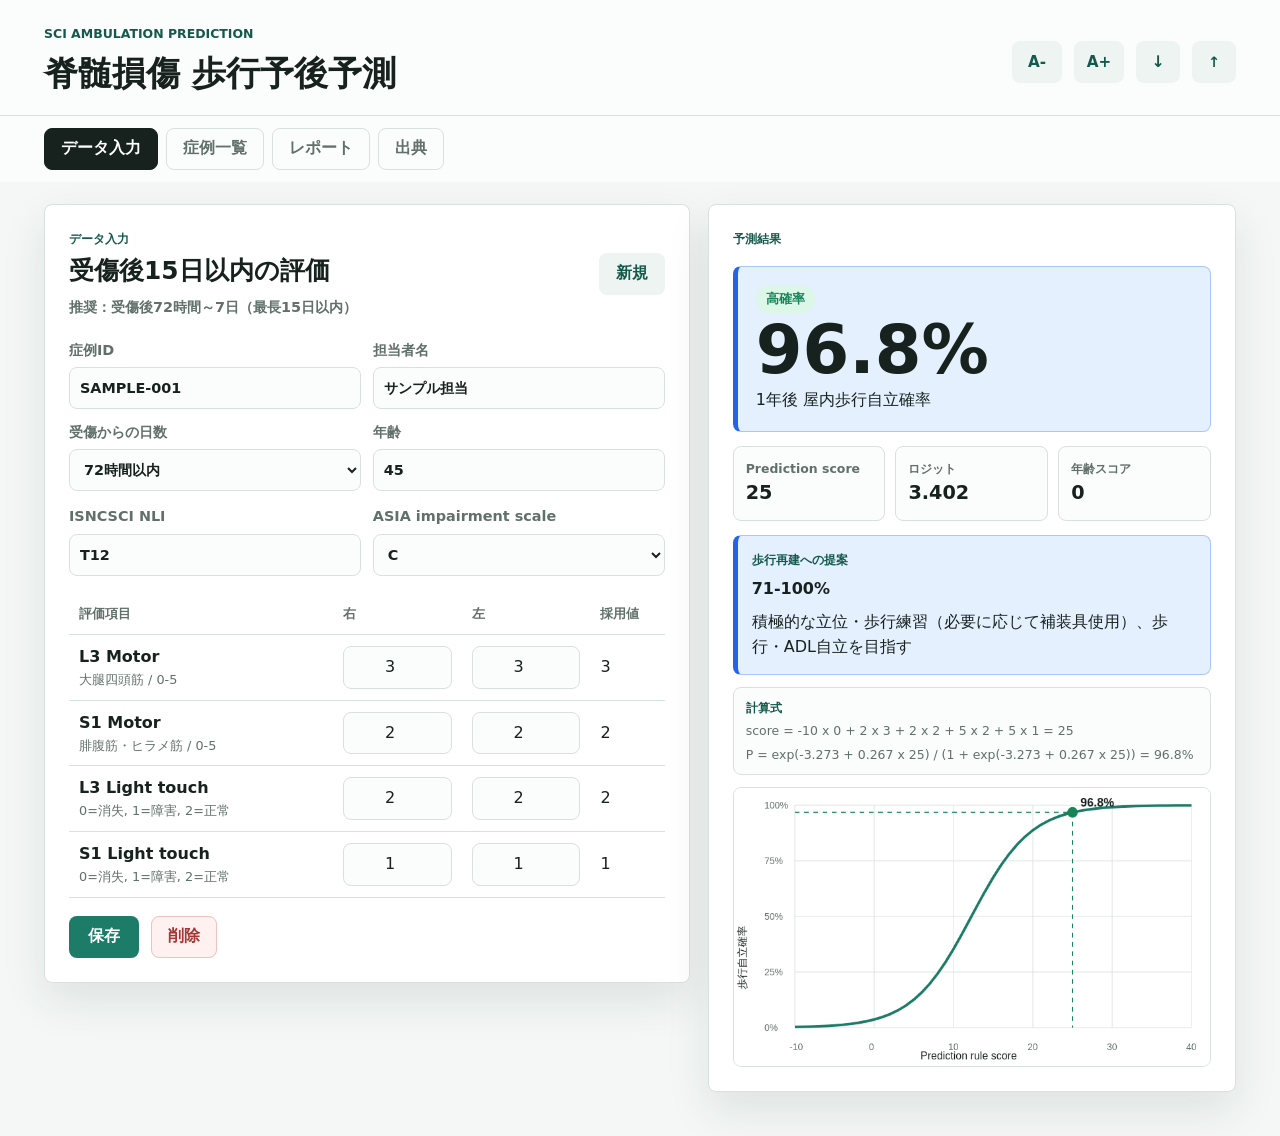
<file: index.html>
<!doctype html>
<html lang="ja">
  <head>
    <meta charset="utf-8" />
    <meta name="viewport" content="width=device-width, initial-scale=1" />
    <meta
      name="description"
      content="外傷性脊髄損傷後の1年後屋内歩行自立確率を推定する端末保存型アプリ"
    />
    <title>脊髄損傷 歩行予後予測</title>
    <style>
:root {
  color-scheme: light;
  --bg: #f4f7f5;
  --surface: #ffffff;
  --surface-soft: #eef4f2;
  --ink: #17221f;
  --muted: #61706b;
  --line: #d8e1de;
  --accent: #1c7c68;
  --accent-dark: #145a4c;
  --low: #c2413d;
  --mid: #b7791f;
  --high: #168457;
  --shadow: 0 18px 44px rgba(26, 53, 47, 0.1);
}

* {
  box-sizing: border-box;
}

body {
  margin: 0;
  background: var(--bg);
  color: var(--ink);
  font-size: var(--app-font-size, 16px);
  font-family:
    "Yu Gothic UI", "Hiragino Kaku Gothic ProN", Meiryo, system-ui, sans-serif;
  line-height: 1.55;
}

button,
input,
select {
  font: inherit;
}

.app-header {
  display: flex;
  align-items: center;
  justify-content: space-between;
  gap: 16px;
  padding: 24px clamp(16px, 4vw, 44px) 14px;
  background: #fbfdfc;
  border-bottom: 1px solid var(--line);
}

.eyebrow,
.section-label {
  margin: 0 0 4px;
  color: var(--accent-dark);
  font-size: 0.78rem;
  font-weight: 700;
  letter-spacing: 0;
  text-transform: uppercase;
}

h1,
h2,
h3 {
  margin: 0;
  letter-spacing: 0;
}

h1 {
  font-size: clamp(1.35rem, 3vw, 2.15rem);
}

h2 {
  font-size: clamp(1.12rem, 2vw, 1.55rem);
}

h3 {
  font-size: 1rem;
}

.header-actions,
.form-actions,
.panel-heading,
.report-controls {
  display: flex;
  align-items: center;
  justify-content: space-between;
  gap: 12px;
}

.icon-button,
.primary-button,
.secondary-button,
.danger-button,
.tab {
  min-height: 42px;
  border: 1px solid transparent;
  border-radius: 8px;
  cursor: pointer;
}

.icon-button {
  display: inline-grid;
  place-items: center;
  width: 44px;
  background: var(--surface-soft);
  color: var(--accent-dark);
  font-weight: 800;
}

.zoom-button {
  width: 50px;
  font-size: 0.95rem;
}

.file-action input {
  display: none;
}

.primary-button {
  padding: 0 18px;
  background: var(--accent);
  color: white;
  font-weight: 700;
}

.secondary-button {
  padding: 0 16px;
  background: var(--surface-soft);
  color: var(--accent-dark);
  font-weight: 700;
}

.danger-button {
  padding: 0 16px;
  background: #fff1f0;
  color: #a43633;
  border-color: #f1c2bd;
  font-weight: 700;
}

.tabs {
  display: flex;
  gap: 8px;
  padding: 12px clamp(16px, 4vw, 44px);
  overflow-x: auto;
  background: #fbfdfc;
}

.tab {
  flex: 0 0 auto;
  padding: 0 16px;
  background: transparent;
  color: var(--muted);
  border-color: var(--line);
  font-weight: 700;
}

.tab.active {
  background: var(--ink);
  border-color: var(--ink);
  color: white;
}

main {
  padding: 22px clamp(16px, 4vw, 44px) 44px;
}

.view {
  display: none;
}

.view.active {
  display: block;
}

.layout {
  display: grid;
  grid-template-columns: minmax(0, 1.1fr) minmax(320px, 0.9fr);
  gap: 18px;
  align-items: start;
}

.panel {
  min-width: 0;
  background: var(--surface);
  border: 1px solid var(--line);
  border-radius: 8px;
  box-shadow: var(--shadow);
  padding: clamp(16px, 2.4vw, 24px);
}

.field-grid {
  display: grid;
  grid-template-columns: repeat(2, minmax(0, 1fr));
  gap: 12px;
  margin-top: 20px;
}

label {
  display: grid;
  gap: 6px;
  color: var(--muted);
  font-size: 0.9rem;
  font-weight: 700;
}

input {
  width: 100%;
  min-height: 42px;
  border: 1px solid var(--line);
  border-radius: 8px;
  background: #fbfdfc;
  color: var(--ink);
  padding: 8px 10px;
}

select {
  width: 100%;
  min-height: 42px;
  border: 1px solid var(--line);
  border-radius: 8px;
  background: #fbfdfc;
  color: var(--ink);
  padding: 8px 10px;
}

input:focus,
select:focus {
  outline: 3px solid rgba(28, 124, 104, 0.18);
  border-color: var(--accent);
}

.helper-text {
  margin: 6px 0 0;
  color: var(--muted);
  font-size: 0.9rem;
  font-weight: 700;
}

.timing-field {
  display: grid;
  grid-template-columns: 1fr;
  gap: 8px;
}

.clinical-grid {
  display: grid;
  grid-template-columns: repeat(2, minmax(0, 1fr));
  gap: 12px;
  margin-top: 14px;
}

.is-hidden {
  display: none;
}

.score-table-wrap,
.table-scroll {
  width: 100%;
  overflow-x: auto;
}

.score-table,
.case-list,
#reportInputTable {
  width: 100%;
  border-collapse: collapse;
  margin-top: 18px;
}

.score-table {
  min-width: 590px;
}

.case-list {
  min-width: 1160px;
}

th,
td {
  border-bottom: 1px solid var(--line);
  padding: 10px;
  text-align: left;
  vertical-align: middle;
}

th {
  color: var(--muted);
  font-size: 0.82rem;
  white-space: nowrap;
}

.score-table td:first-child {
  min-width: 210px;
}

.score-table span {
  display: block;
  color: var(--muted);
  font-size: 0.8rem;
}

.score-table input {
  min-width: 68px;
  text-align: center;
}

.form-actions {
  justify-content: flex-start;
  margin-top: 18px;
}

.result-panel {
  position: sticky;
  top: 12px;
}

.probability-block {
  display: grid;
  gap: 4px;
  margin-top: 18px;
  padding: 18px;
  border-radius: 8px;
  background: var(--surface-soft);
  border: 1px solid transparent;
}

.probability-block strong,
.report-result strong {
  font-size: clamp(2.25rem, 7vw, 4.2rem);
  line-height: 1;
}

.badge {
  display: inline-flex;
  width: fit-content;
  align-items: center;
  min-height: 28px;
  padding: 3px 10px;
  border-radius: 999px;
  background: #e4ebe8;
  color: var(--muted);
  font-size: 0.82rem;
  font-weight: 800;
}

.badge.low {
  background: #fde7e5;
  color: var(--low);
}

.badge.mid {
  background: #fff2cf;
  color: var(--mid);
}

.badge.high {
  background: #dcf6e8;
  color: var(--high);
}

.metrics {
  display: grid;
  grid-template-columns: repeat(3, minmax(0, 1fr));
  gap: 10px;
  margin: 14px 0;
}

.metrics div,
.summary-strip div {
  padding: 12px;
  border-radius: 8px;
  background: #fbfdfc;
  border: 1px solid var(--line);
}

.proposal-card {
  display: grid;
  gap: 8px;
  margin-top: 14px;
  padding: 14px;
  border: 1px solid var(--line);
  border-left: 5px solid var(--accent);
  border-radius: 8px;
  background: #fbfdfc;
}

.band-red {
  background: #fde8e8;
  border-color: #f6b7b7;
  border-left-color: #c2413d;
}

.band-yellow {
  background: #fff4cf;
  border-color: #f4d88b;
  border-left-color: #b7791f;
}

.band-green {
  background: #e4f7e8;
  border-color: #a8dfb4;
  border-left-color: #168457;
}

.band-blue {
  background: #e5f0ff;
  border-color: #a9c9f5;
  border-left-color: #2563eb;
}

.probability-block.band-red,
.probability-block.band-yellow,
.probability-block.band-green,
.probability-block.band-blue,
.report-result.band-red,
.report-result.band-yellow,
.report-result.band-green,
.report-result.band-blue {
  border-left-width: 5px;
  border-left-style: solid;
}

.proposal-card h3,
.proposal-card p {
  margin: 0;
}

.proposal-card p:not(.section-label) {
  color: var(--ink);
}

.formula-note {
  display: grid;
  gap: 4px;
  margin-top: 12px;
  padding: 10px 12px;
  border: 1px solid var(--line);
  border-radius: 8px;
  background: #fbfdfc;
  color: var(--muted);
  font-size: 0.78rem;
}

.formula-note p {
  margin: 0;
  color: var(--accent-dark);
  font-weight: 800;
}

.formula-note span {
  overflow-wrap: anywhere;
}

dt,
dd {
  margin: 0;
}

dt {
  color: var(--muted);
  font-size: 0.78rem;
  font-weight: 700;
}

dd,
.summary-strip span {
  font-size: 1.2rem;
  font-weight: 800;
}

canvas {
  display: block;
  width: 100%;
  height: auto;
  margin-top: 12px;
  border: 1px solid var(--line);
  border-radius: 8px;
  background: white;
}

.summary-strip {
  display: grid;
  grid-template-columns: repeat(4, minmax(0, 1fr));
  gap: 10px;
  margin-top: 18px;
}

.summary-strip small {
  display: block;
  color: var(--muted);
  font-weight: 700;
}

.search {
  max-width: 260px;
}

.case-list button {
  min-height: 34px;
  padding: 0 10px;
}

.report-sheet {
  max-width: 980px;
  margin: 18px auto 0;
  padding: 32px;
  background: white;
  border: 1px solid var(--line);
  border-radius: 8px;
}

.report-sheet header,
.report-grid {
  display: grid;
  grid-template-columns: 1.3fr 0.7fr;
  gap: 20px;
  align-items: start;
}

.report-sheet header {
  border-bottom: 2px solid var(--ink);
  padding-bottom: 14px;
  margin-bottom: 18px;
}

.report-sheet header p {
  margin: 0 0 4px;
  color: var(--muted);
  font-weight: 700;
}

.report-result {
  display: grid;
  gap: 10px;
  padding: 18px;
  background: var(--surface-soft);
  border-radius: 8px;
}

.report-proposal {
  margin-top: 14px;
}

.report-note,
.about-panel p {
  color: var(--muted);
}

.formula-box {
  margin: 18px 0;
  padding: 16px;
  border: 1px solid var(--line);
  border-radius: 8px;
  background: #fbfdfc;
  font-weight: 700;
}

#toast {
  position: fixed;
  left: 50%;
  bottom: 22px;
  transform: translateX(-50%) translateY(80px);
  max-width: min(460px, calc(100vw - 32px));
  padding: 12px 16px;
  border-radius: 8px;
  background: var(--ink);
  color: white;
  opacity: 0;
  transition: 180ms ease;
  pointer-events: none;
}

#toast.show {
  opacity: 1;
  transform: translateX(-50%) translateY(0);
}

@media (max-width: 900px) {
  .layout,
  .report-sheet header,
  .report-grid {
    grid-template-columns: 1fr;
  }

  .result-panel {
    position: static;
  }

  .field-grid,
  .clinical-grid,
  .metrics,
  .summary-strip {
    grid-template-columns: repeat(2, minmax(0, 1fr));
  }
}

@media (max-width: 560px) {
  .app-header {
    align-items: flex-start;
  }

  .tabs {
    flex-wrap: wrap;
    overflow-x: visible;
  }

  .field-grid,
  .clinical-grid,
  .metrics,
  .summary-strip {
    grid-template-columns: 1fr;
  }

  .timing-field {
    grid-template-columns: 1fr;
  }

  .panel-heading,
  .report-controls {
    align-items: flex-start;
    flex-direction: column;
  }

  .search {
    max-width: none;
  }

  .score-table {
    min-width: 460px;
  }

  .score-table td:first-child {
    min-width: 150px;
  }

  .score-table th,
  .score-table td {
    padding: 8px;
  }

  .score-table input {
    min-width: 54px;
  }
}

@media print {
  body {
    background: white;
  }

  .app-header,
  .tabs,
  .report-controls,
  #toast {
    display: none !important;
  }

  main {
    padding: 0;
  }

  .view {
    display: none !important;
  }

  #reportView {
    display: block !important;
  }

  .report-sheet {
    max-width: none;
    margin: 0;
    border: none;
    box-shadow: none;
    border-radius: 0;
  }
}

    </style>
  </head>
  <body>
    <header class="app-header">
      <div>
        <p class="eyebrow">SCI Ambulation Prediction</p>
        <h1>脊髄損傷 歩行予後予測</h1>
      </div>
      <div class="header-actions">
        <button class="icon-button zoom-button" id="zoomOutBtn" type="button" title="表示を縮小">A-</button>
        <button class="icon-button zoom-button" id="zoomInBtn" type="button" title="表示を拡大">A+</button>
        <button class="icon-button" id="exportJsonBtn" type="button" title="データを書き出し">↓</button>
        <label class="icon-button file-action" title="データを読み込み">
          ↑
          <input id="importJsonInput" type="file" accept="application/json" />
        </label>
      </div>
    </header>

    <nav class="tabs" aria-label="画面切り替え">
      <button class="tab active" type="button" data-view="inputView">データ入力</button>
      <button class="tab" type="button" data-view="listView">症例一覧</button>
      <button class="tab" type="button" data-view="reportView">レポート</button>
      <button class="tab" type="button" data-view="aboutView">出典</button>
    </nav>

    <main>
      <section id="inputView" class="view active">
        <div class="layout">
          <form id="caseForm" class="panel form-panel">
            <div class="panel-heading">
              <div>
                <p class="section-label">データ入力</p>
                <h2>受傷後15日以内の評価</h2>
                <p class="helper-text">推奨：受傷後72時間～7日（最長15日以内）</p>
              </div>
              <button id="newCaseBtn" type="button" class="secondary-button">新規</button>
            </div>

            <div class="field-grid">
              <label>
                症例ID
                <input id="caseId" autocomplete="off" required />
              </label>
              <label>
                担当者名
                <input id="staffName" autocomplete="off" placeholder="例：山田" />
              </label>
              <div class="timing-field">
                <label>
                  受傷からの日数
                  <select id="timingPreset">
                    <option value="24h">24時間以内</option>
                    <option value="48h">48時間以内</option>
                    <option value="72h">72時間以内</option>
                    <option value="days">日を直接入力</option>
                  </select>
                </label>
                <label id="injuryDaysLabel">
                  日数
                  <input id="injuryDays" type="number" min="0" max="15" step="1" placeholder="例：5" />
                </label>
              </div>
              <label>
                年齢
                <input id="age" type="number" min="18" max="120" required />
              </label>
            </div>

            <div class="clinical-grid">
              <label>
                ISNCSCI NLI
                <input id="nli" autocomplete="off" placeholder="例：C5 / T12 / L1" />
              </label>
              <label>
                ASIA impairment scale
                <select id="ais">
                  <option value="">未選択</option>
                  <option value="A">A</option>
                  <option value="B">B</option>
                  <option value="C">C</option>
                  <option value="D">D</option>
                  <option value="E">E</option>
                </select>
              </label>
            </div>

            <div class="score-table-wrap">
              <table class="score-table">
                <thead>
                  <tr>
                    <th>評価項目</th>
                    <th>右</th>
                    <th>左</th>
                    <th>採用値</th>
                  </tr>
                </thead>
                <tbody>
                  <tr>
                    <td>
                      <strong>L3 Motor</strong>
                      <span>大腿四頭筋 / 0-5</span>
                    </td>
                    <td><input id="l3MotorR" type="number" min="0" max="5" step="1" /></td>
                    <td><input id="l3MotorL" type="number" min="0" max="5" step="1" /></td>
                    <td id="l3MotorBest">-</td>
                  </tr>
                  <tr>
                    <td>
                      <strong>S1 Motor</strong>
                      <span>腓腹筋・ヒラメ筋 / 0-5</span>
                    </td>
                    <td><input id="s1MotorR" type="number" min="0" max="5" step="1" /></td>
                    <td><input id="s1MotorL" type="number" min="0" max="5" step="1" /></td>
                    <td id="s1MotorBest">-</td>
                  </tr>
                  <tr>
                    <td>
                      <strong>L3 Light touch</strong>
                      <span>0=消失, 1=障害, 2=正常</span>
                    </td>
                    <td><input id="l3TouchR" type="number" min="0" max="2" step="1" /></td>
                    <td><input id="l3TouchL" type="number" min="0" max="2" step="1" /></td>
                    <td id="l3TouchBest">-</td>
                  </tr>
                  <tr>
                    <td>
                      <strong>S1 Light touch</strong>
                      <span>0=消失, 1=障害, 2=正常</span>
                    </td>
                    <td><input id="s1TouchR" type="number" min="0" max="2" step="1" /></td>
                    <td><input id="s1TouchL" type="number" min="0" max="2" step="1" /></td>
                    <td id="s1TouchBest">-</td>
                  </tr>
                </tbody>
              </table>
            </div>

            <div class="form-actions">
              <button type="submit" class="primary-button">保存</button>
              <button id="deleteCaseBtn" type="button" class="danger-button">削除</button>
            </div>
          </form>

          <aside class="panel result-panel" id="resultPanel">
            <p class="section-label">予測結果</p>
            <div class="probability-block">
              <span id="categoryBadge" class="badge">未入力</span>
              <strong id="probabilityText">--%</strong>
              <span>1年後 屋内歩行自立確率</span>
            </div>
            <dl class="metrics">
              <div>
                <dt>Prediction score</dt>
                <dd id="scoreText">-</dd>
              </div>
              <div>
                <dt>ロジット</dt>
                <dd id="logitText">-</dd>
              </div>
              <div>
                <dt>年齢スコア</dt>
                <dd id="ageScoreText">-</dd>
              </div>
            </dl>
            <section class="proposal-card">
              <p class="section-label">歩行再建への提案</p>
              <h3 id="proposalBand">未入力</h3>
              <p id="proposalText">確率を計算すると、歩行再建への提案が表示されます。</p>
            </section>
            <section class="formula-note">
              <p>計算式</p>
              <span id="scoreFormulaText">score = -10 x Age65 + 2 x L3 Motor + 2 x S1 Motor + 5 x L3 LT + 5 x S1 LT</span>
              <span id="probabilityFormulaText">P = exp(-3.273 + 0.267 x score) / (1 + exp(-3.273 + 0.267 x score))</span>
            </section>
            <canvas id="curveCanvas" width="720" height="420" aria-label="予測曲線"></canvas>
          </aside>
        </div>
      </section>

      <section id="listView" class="view">
        <div class="panel">
          <div class="panel-heading">
            <div>
              <p class="section-label">端末保存</p>
              <h2>症例一覧</h2>
              <p class="helper-text">一覧とグラフは最大10例まで表示します。</p>
            </div>
            <input id="caseSearch" class="search" placeholder="症例IDで検索" />
          </div>
          <div class="summary-strip">
            <div><span id="totalCount">0</span><small>保存症例</small></div>
            <div><span id="highCount">0</span><small>高確率</small></div>
            <div><span id="midCount">0</span><small>中等度</small></div>
            <div><span id="lowCount">0</span><small>低確率</small></div>
          </div>
          <canvas id="caseBarCanvas" width="900" height="360" aria-label="症例別確率グラフ"></canvas>
          <div class="table-scroll">
            <table class="case-list">
              <thead>
                <tr>
                  <th>症例ID</th>
                  <th>担当者</th>
                  <th>年齢</th>
                  <th>Score</th>
                  <th>確率</th>
                  <th>カテゴリ</th>
                  <th>歩行再建提案</th>
                  <th>受傷後</th>
                  <th>NLI</th>
                  <th>AIS</th>
                  <th></th>
                </tr>
              </thead>
              <tbody id="caseListBody"></tbody>
            </table>
          </div>
        </div>
      </section>

      <section id="reportView" class="view">
        <div class="panel report-controls">
          <div>
            <p class="section-label">PDF出力</p>
            <h2>症例レポート</h2>
          </div>
          <button id="printBtn" type="button" class="primary-button">PDF保存 / 印刷</button>
        </div>
        <article id="printArea" class="report-sheet">
          <header>
            <div>
              <p>SCI Ambulation Prediction Report</p>
              <h2 id="reportTitle">症例レポート</h2>
            </div>
            <span id="reportDate"></span>
          </header>
          <section class="report-grid">
            <div>
              <h3>入力値</h3>
              <table id="reportInputTable"></table>
            </div>
            <div>
              <h3>結果</h3>
              <div class="report-result">
                <span id="reportBadge" class="badge">未入力</span>
                <strong id="reportProbability">--%</strong>
                <small id="reportScore">Prediction score: -</small>
              </div>
              <div class="proposal-card report-proposal">
                <p class="section-label">歩行再建への提案</p>
                <h3 id="reportProposalBand">未入力</h3>
                <p id="reportProposalText">確率を計算すると、歩行再建への提案が表示されます。</p>
              </div>
            </div>
          </section>
          <canvas id="reportCanvas" width="900" height="440" aria-label="PDF用予測曲線"></canvas>
          <section class="formula-note report-formula">
            <p>計算式</p>
            <span id="reportScoreFormulaText">score = -10 x Age65 + 2 x L3 Motor + 2 x S1 Motor + 5 x L3 LT + 5 x S1 LT</span>
            <span id="reportProbabilityFormulaText">P = exp(-3.273 + 0.267 x score) / (1 + exp(-3.273 + 0.267 x score))</span>
          </section>
          <p class="report-note">
            本ツールはvan Middendorpらの臨床予測ルールに基づく補助ツールです。予測対象は1年後の屋内歩行自立であり、屋外歩行能力、歩行速度、歩行の質を直接予測するものではありません。臨床判断を置き換えるものではありません。
          </p>
        </article>
      </section>

      <section id="aboutView" class="view">
        <div class="panel about-panel">
          <p class="section-label">計算式・出典</p>
          <h2>予測ルール</h2>
          <div class="formula-box">
            <p>Prediction score = -10 x Age65 + 2 x L3 Motor + 2 x S1 Motor + 5 x L3 Light touch + 5 x S1 Light touch</p>
            <p>P = exp(-3.273 + 0.267 x score) / (1 + exp(-3.273 + 0.267 x score))</p>
          </div>
          <p>
            出典: van Middendorp JJ, Hosman AJF, Donders ART, et al. A clinical prediction rule for ambulation outcomes after traumatic spinal cord injury: a longitudinal cohort study. Lancet. 2011;377:1004-1010.
          </p>
          <p>DOI: https://doi.org/10.1016/S0140-6736(10)62276-3</p>
        </div>
      </section>
    </main>

    <div id="toast" role="status" aria-live="polite"></div>
    <script>
const DB_NAME = "sci-ambulation-prediction";
const DB_VERSION = 1;
const STORE = "cases";
const LOCAL_CASES_KEY = "sci-ambulation-cases";
const ZOOM_STORAGE_KEY = "sci-ambulation-zoom";
const ZOOM_MIN = 0.9;
const ZOOM_MAX = 1.3;
const ZOOM_STEP = 0.1;

const fields = [
  "caseId",
  "staffName",
  "timingPreset",
  "injuryDays",
  "nli",
  "ais",
  "age",
  "l3MotorR",
  "l3MotorL",
  "s1MotorR",
  "s1MotorL",
  "l3TouchR",
  "l3TouchL",
  "s1TouchR",
  "s1TouchL",
];

const state = {
  db: null,
  storageMode: "indexedDB",
  cases: [],
  currentCaseId: "",
  currentResult: null,
};

const $ = (id) => document.getElementById(id);

function openDatabase() {
  return new Promise((resolve, reject) => {
    if (!window.indexedDB) {
      reject(new Error("IndexedDB unavailable"));
      return;
    }
    const request = indexedDB.open(DB_NAME, DB_VERSION);
    request.onupgradeneeded = () => {
      const db = request.result;
      if (!db.objectStoreNames.contains(STORE)) {
        db.createObjectStore(STORE, { keyPath: "caseId" });
      }
    };
    request.onsuccess = () => resolve(request.result);
    request.onerror = () => reject(request.error);
  });
}

function transaction(mode = "readonly") {
  return state.db.transaction(STORE, mode).objectStore(STORE);
}

function getLocalCases() {
  try {
    return JSON.parse(localStorage.getItem(LOCAL_CASES_KEY) || "[]");
  } catch {
    return [];
  }
}

function setLocalCases(records) {
  localStorage.setItem(LOCAL_CASES_KEY, JSON.stringify(records));
}

function getAllCases() {
  if (state.storageMode === "localStorage") {
    return Promise.resolve(getLocalCases());
  }
  return new Promise((resolve, reject) => {
    const request = transaction().getAll();
    request.onsuccess = () => resolve(request.result || []);
    request.onerror = () => reject(request.error);
  });
}

function saveCase(record) {
  if (state.storageMode === "localStorage") {
    const records = getLocalCases().filter((item) => item.caseId !== record.caseId);
    records.push(record);
    setLocalCases(records);
    return Promise.resolve();
  }
  return new Promise((resolve, reject) => {
    const request = transaction("readwrite").put(record);
    request.onsuccess = () => resolve();
    request.onerror = () => reject(request.error);
  });
}

function deleteCase(caseId) {
  if (state.storageMode === "localStorage") {
    setLocalCases(getLocalCases().filter((item) => item.caseId !== caseId));
    return Promise.resolve();
  }
  return new Promise((resolve, reject) => {
    const request = transaction("readwrite").delete(caseId);
    request.onsuccess = () => resolve();
    request.onerror = () => reject(request.error);
  });
}

function numberValue(id) {
  const value = $(id).value;
  return value === "" ? null : Number(value);
}

function bestOf(left, right) {
  const values = [left, right].filter((value) => Number.isFinite(value));
  return values.length ? Math.max(...values) : null;
}

function clampInputs() {
  [
    ["l3MotorR", 0, 5],
    ["l3MotorL", 0, 5],
    ["s1MotorR", 0, 5],
    ["s1MotorL", 0, 5],
    ["l3TouchR", 0, 2],
    ["l3TouchL", 0, 2],
    ["s1TouchR", 0, 2],
    ["s1TouchL", 0, 2],
  ].forEach(([id, min, max]) => {
    const el = $(id);
    if (el.value === "") return;
    const value = Math.max(min, Math.min(max, Math.round(Number(el.value))));
    el.value = Number.isFinite(value) ? String(value) : "";
  });
}

function calculateFromForm() {
  const age = numberValue("age");
  const l3Motor = bestOf(numberValue("l3MotorR"), numberValue("l3MotorL"));
  const s1Motor = bestOf(numberValue("s1MotorR"), numberValue("s1MotorL"));
  const l3Touch = bestOf(numberValue("l3TouchR"), numberValue("l3TouchL"));
  const s1Touch = bestOf(numberValue("s1TouchR"), numberValue("s1TouchL"));

  $("l3MotorBest").textContent = l3Motor ?? "-";
  $("s1MotorBest").textContent = s1Motor ?? "-";
  $("l3TouchBest").textContent = l3Touch ?? "-";
  $("s1TouchBest").textContent = s1Touch ?? "-";

  if (![age, l3Motor, s1Motor, l3Touch, s1Touch].every(Number.isFinite)) {
    return null;
  }

  const ageScore = age >= 65 ? -10 : 0;
  const score = ageScore + 2 * l3Motor + 2 * s1Motor + 5 * l3Touch + 5 * s1Touch;
  const logit = -3.273 + 0.267 * score;
  const probability = Math.exp(logit) / (1 + Math.exp(logit));
  const category = categoryFor(probability);
  const proposal = proposalFor(probability);

  return {
    ageScore,
    score,
    logit,
    probability,
    category,
    proposal,
    best: { l3Motor, s1Motor, l3Touch, s1Touch },
  };
}

function categoryFor(probability) {
  if (probability >= 0.7) return "高確率";
  if (probability >= 0.3) return "中等度";
  return "低確率";
}

function proposalFor(probability) {
  const percent = probability * 100;
  if (percent <= 30) {
    return {
      band: "0-30%",
      colorClass: "band-red",
      short: "代償ADL・状態変化評価",
      text: "代償動作によるADL獲得を考慮、下肢機能の変化を評価し状態に合わせた介入計画",
    };
  }
  if (percent <= 50) {
    return {
      band: "31-50%",
      colorClass: "band-yellow",
      short: "回復介入・車いす併用ADL",
      text: "下肢機能の回復を目指した介入（下肢筋力強化、補装具を使用した立位・歩行練習）、車いすを併用したADL獲得を考慮",
    };
  }
  if (percent <= 70) {
    return {
      band: "51-70%",
      colorClass: "band-green",
      short: "補装具下で積極的立位・歩行",
      text: "補装具を使用した積極的な立位・歩行練習、車いすを併用したADL獲得を考慮",
    };
  }
  return {
    band: "71-100%",
    colorClass: "band-blue",
    short: "歩行・ADL自立を目指す",
    text: "積極的な立位・歩行練習（必要に応じて補装具使用）、歩行・ADL自立を目指す",
  };
}

function categoryClass(category) {
  if (category === "高確率") return "high";
  if (category === "中等度") return "mid";
  if (category === "低確率") return "low";
  return "";
}

function colorForCategory(category) {
  if (category === "高確率") return "#168457";
  if (category === "中等度") return "#b7791f";
  if (category === "低確率") return "#c2413d";
  return "#61706b";
}

function formatPercent(value) {
  return Number.isFinite(value) ? `${Math.round(value * 1000) / 10}%` : "--%";
}

function defaultFormulaLines() {
  return {
    score: "score = -10 x Age65 + 2 x L3 Motor + 2 x S1 Motor + 5 x L3 LT + 5 x S1 LT",
    probability: "P = exp(-3.273 + 0.267 x score) / (1 + exp(-3.273 + 0.267 x score))",
  };
}

function formulaLinesFor(result) {
  if (!result) return defaultFormulaLines();
  const age65 = result.ageScore === -10 ? 1 : 0;
  const { l3Motor, s1Motor, l3Touch, s1Touch } = result.best;
  return {
    score: `score = -10 x ${age65} + 2 x ${l3Motor} + 2 x ${s1Motor} + 5 x ${l3Touch} + 5 x ${s1Touch} = ${result.score}`,
    probability: `P = exp(-3.273 + 0.267 x ${result.score}) / (1 + exp(-3.273 + 0.267 x ${result.score})) = ${formatPercent(result.probability)}`,
  };
}

function updateFormulaDisplay(result) {
  const lines = formulaLinesFor(result);
  $("scoreFormulaText").textContent = lines.score;
  $("probabilityFormulaText").textContent = lines.probability;
}

function setBandColor(element, colorClass) {
  element.classList.remove("band-red", "band-yellow", "band-green", "band-blue");
  if (colorClass) element.classList.add(colorClass);
}

function updateResult() {
  clampInputs();
  state.currentResult = calculateFromForm();
  const result = state.currentResult;
  const badge = $("categoryBadge");
  const probabilityBlock = document.querySelector(".probability-block");
  const proposalCard = document.querySelector(".result-panel .proposal-card");
  badge.className = "badge";
  setBandColor(probabilityBlock, "");
  setBandColor(proposalCard, "");

  if (!result) {
    badge.textContent = "未入力";
    $("probabilityText").textContent = "--%";
    $("scoreText").textContent = "-";
    $("logitText").textContent = "-";
    $("ageScoreText").textContent = "-";
    $("proposalBand").textContent = "未入力";
    $("proposalText").textContent = "確率を計算すると、歩行再建への提案が表示されます。";
    updateFormulaDisplay(null);
    drawCurve($("curveCanvas"), null);
    updateReport();
    return;
  }

  badge.textContent = result.category;
  badge.classList.add(categoryClass(result.category));
  $("probabilityText").textContent = formatPercent(result.probability);
  $("scoreText").textContent = result.score;
  $("logitText").textContent = result.logit.toFixed(3);
  $("ageScoreText").textContent = result.ageScore;
  $("proposalBand").textContent = result.proposal.band;
  $("proposalText").textContent = result.proposal.text;
  setBandColor(probabilityBlock, result.proposal.colorClass);
  setBandColor(proposalCard, result.proposal.colorClass);
  updateFormulaDisplay(result);
  drawCurve($("curveCanvas"), result);
  updateReport();
}

function collectFormRecord() {
  const result = calculateFromForm();
  if (!result) return null;
  const record = {};
  fields.forEach((id) => {
    record[id] = $(id).value;
  });
  record.caseId = record.caseId.trim();
  record.updatedAt = new Date().toISOString();
  record.result = result;
  return record;
}

function timingValidationMessage() {
  if ($("timingPreset").value !== "days") return "";
  const days = Number($("injuryDays").value);
  if (!Number.isFinite(days)) return "受傷からの日数を入力してください";
  if (days < 0 || days > 15) return "受傷からの日数は0-15日の範囲で入力してください";
  return "";
}

function fillForm(record) {
  fields.forEach((id) => {
    $(id).value = record?.[id] ?? "";
  });
  if (!record?.timingPreset) $("timingPreset").value = "72h";
  state.currentCaseId = record?.caseId ?? "";
  updateTimingInput();
  updateResult();
  showView("inputView");
}

function clearForm() {
  fields.forEach((id) => {
    $(id).value = "";
  });
  $("timingPreset").value = "72h";
  updateTimingInput();
  state.currentCaseId = "";
  updateResult();
}

async function refreshCases() {
  state.cases = (await getAllCases()).sort((a, b) =>
    String(a.caseId).localeCompare(String(b.caseId), "ja"),
  );
  renderCaseList();
  updateReport();
}

function renderCaseList() {
  const query = $("caseSearch").value.trim().toLowerCase();
  const filteredCases = state.cases.filter((item) => item.caseId.toLowerCase().includes(query));
  const cases = filteredCases.slice(0, 10);
  const body = $("caseListBody");
  body.innerHTML = "";

  cases.forEach((item) => {
    const tr = document.createElement("tr");
    const cls = categoryClass(item.result.category);
    tr.innerHTML = `
      <td>${escapeHtml(item.caseId)}</td>
      <td>${escapeHtml(item.staffName || "-")}</td>
      <td>${escapeHtml(item.age)}</td>
      <td>${item.result.score}</td>
      <td>${formatPercent(item.result.probability)}</td>
      <td><span class="badge ${cls}">${item.result.category}</span></td>
      <td>${escapeHtml(item.result.proposal?.short || proposalFor(item.result.probability).short)}</td>
      <td>${escapeHtml(timingLabel(item))}</td>
      <td>${escapeHtml(item.nli || "-")}</td>
      <td>${escapeHtml(item.ais || "-")}</td>
      <td><button class="secondary-button" type="button" data-edit="${escapeHtml(item.caseId)}">編集</button></td>
    `;
    body.appendChild(tr);
  });

  body.querySelectorAll("[data-edit]").forEach((button) => {
    button.addEventListener("click", () => {
      const record = state.cases.find((item) => item.caseId === button.dataset.edit);
      fillForm(record);
    });
  });

  const counts = countCategories(state.cases);
  $("totalCount").textContent = state.cases.length;
  $("highCount").textContent = counts["高確率"] || 0;
  $("midCount").textContent = counts["中等度"] || 0;
  $("lowCount").textContent = counts["低確率"] || 0;
  drawCaseBars($("caseBarCanvas"), cases);
}

function updateTimingInput() {
  const isDirectDays = $("timingPreset").value === "days";
  $("injuryDaysLabel").classList.toggle("is-hidden", !isDirectDays);
  if (!isDirectDays) $("injuryDays").value = "";
}

function timingLabel(record) {
  const preset = record?.timingPreset || "";
  if (preset === "24h") return "24時間以内";
  if (preset === "48h") return "48時間以内";
  if (preset === "72h") return "72時間以内";
  if (preset === "days") return record?.injuryDays ? `${record.injuryDays}日` : "日数未入力";
  return record?.examDate || "-";
}

function countCategories(records) {
  return records.reduce((acc, record) => {
    acc[record.result.category] = (acc[record.result.category] || 0) + 1;
    return acc;
  }, {});
}

function escapeHtml(value) {
  return String(value ?? "")
    .replaceAll("&", "&amp;")
    .replaceAll("<", "&lt;")
    .replaceAll(">", "&gt;")
    .replaceAll('"', "&quot;");
}

function showView(viewId) {
  document.querySelectorAll(".view").forEach((view) => {
    view.classList.toggle("active", view.id === viewId);
  });
  document.querySelectorAll(".tab").forEach((tab) => {
    tab.classList.toggle("active", tab.dataset.view === viewId);
  });
  if (viewId === "reportView") updateReport();
}

function predictionProbability(score) {
  const logit = -3.273 + 0.267 * score;
  return Math.exp(logit) / (1 + Math.exp(logit));
}

function drawCurve(canvas, result) {
  const ctx = canvas.getContext("2d");
  const width = canvas.width;
  const height = canvas.height;
  ctx.clearRect(0, 0, width, height);
  ctx.fillStyle = "#ffffff";
  ctx.fillRect(0, 0, width, height);

  const pad = { left: 92, right: 28, top: 26, bottom: 58 };
  const plotW = width - pad.left - pad.right;
  const plotH = height - pad.top - pad.bottom;
  const xFor = (score) => pad.left + ((score + 10) / 50) * plotW;
  const yFor = (probability) => pad.top + (1 - probability) * plotH;

  ctx.strokeStyle = "#d8e1de";
  ctx.lineWidth = 1;
  ctx.fillStyle = "#61706b";
  ctx.font = "14px sans-serif";
  for (let p = 0; p <= 1; p += 0.25) {
    const y = yFor(p);
    ctx.beginPath();
    ctx.moveTo(pad.left, y);
    ctx.lineTo(width - pad.right, y);
    ctx.stroke();
    ctx.fillText(`${Math.round(p * 100)}%`, 46, y + 5);
  }
  for (let s = -10; s <= 40; s += 10) {
    const x = xFor(s);
    ctx.beginPath();
    ctx.moveTo(x, pad.top);
    ctx.lineTo(x, height - pad.bottom);
    ctx.stroke();
    ctx.fillText(String(s), x - 8, height - 24);
  }

  ctx.strokeStyle = "#1c7c68";
  ctx.lineWidth = 4;
  ctx.beginPath();
  for (let score = -10; score <= 40; score += 1) {
    const x = xFor(score);
    const y = yFor(predictionProbability(score));
    if (score === -10) ctx.moveTo(x, y);
    else ctx.lineTo(x, y);
  }
  ctx.stroke();

  ctx.fillStyle = "#17221f";
  ctx.font = "16px sans-serif";
  ctx.fillText("Prediction rule score", width / 2 - 78, height - 10);
  ctx.save();
  ctx.translate(18, height / 2 + 94);
  ctx.rotate(-Math.PI / 2);
  ctx.fillText("歩行自立確率", 0, 0);
  ctx.restore();

  if (!result) return;

  const color = colorForCategory(result.category);
  const x = xFor(result.score);
  const y = yFor(result.probability);
  ctx.strokeStyle = color;
  ctx.lineWidth = 2;
  ctx.setLineDash([7, 7]);
  ctx.beginPath();
  ctx.moveTo(x, y);
  ctx.lineTo(x, height - pad.bottom);
  ctx.moveTo(pad.left, y);
  ctx.lineTo(x, y);
  ctx.stroke();
  ctx.setLineDash([]);

  ctx.fillStyle = color;
  ctx.beginPath();
  ctx.arc(x, y, 8, 0, Math.PI * 2);
  ctx.fill();
  ctx.fillStyle = "#17221f";
  ctx.font = "bold 18px sans-serif";
  ctx.fillText(formatPercent(result.probability), Math.min(x + 12, width - 118), Math.max(y - 12, 28));
}

function drawCaseBars(canvas, records) {
  const ctx = canvas.getContext("2d");
  const width = canvas.width;
  const height = canvas.height;
  ctx.clearRect(0, 0, width, height);
  ctx.fillStyle = "#ffffff";
  ctx.fillRect(0, 0, width, height);

  const pad = { left: 58, right: 24, top: 28, bottom: 76 };
  const plotW = width - pad.left - pad.right;
  const plotH = height - pad.top - pad.bottom;

  ctx.strokeStyle = "#d8e1de";
  ctx.fillStyle = "#61706b";
  ctx.font = "14px sans-serif";
  for (let p = 0; p <= 1; p += 0.25) {
    const y = pad.top + (1 - p) * plotH;
    ctx.beginPath();
    ctx.moveTo(pad.left, y);
    ctx.lineTo(width - pad.right, y);
    ctx.stroke();
    ctx.fillText(`${Math.round(p * 100)}%`, 12, y + 5);
  }

  if (!records.length) {
    ctx.fillStyle = "#61706b";
    ctx.font = "18px sans-serif";
    ctx.fillText("保存症例がありません", pad.left, pad.top + 40);
    return;
  }

  const gap = 8;
  const barW = Math.max(16, (plotW - gap * (records.length - 1)) / records.length);
  records.forEach((record, index) => {
    const x = pad.left + index * (barW + gap);
    const h = record.result.probability * plotH;
    const y = pad.top + plotH - h;
    ctx.fillStyle = colorForCategory(record.result.category);
    ctx.fillRect(x, y, barW, h);
    ctx.fillStyle = "#17221f";
    ctx.save();
    ctx.translate(x + barW / 2 - 4, height - 16);
    ctx.rotate(-Math.PI / 4);
    ctx.fillText(caseGraphLabel(record).slice(0, 22), 0, 0);
    ctx.restore();
  });
}

function caseGraphLabel(record) {
  const nli = record.nli ? ` / ${record.nli}` : "";
  return `${record.caseId}${nli}`;
}

function updateReport() {
  const result = state.currentResult;
  const caseId = $("caseId").value.trim() || "未保存症例";
  $("reportTitle").textContent = `${caseId} 症例レポート`;
  $("reportDate").textContent = new Date().toLocaleDateString("ja-JP");

  const rows = [
    ["症例ID", caseId],
    ["担当者名", $("staffName").value || "-"],
    ["受傷からの日数", timingLabel({ timingPreset: $("timingPreset").value, injuryDays: $("injuryDays").value })],
    ["ISNCSCI NLI", $("nli").value || "-"],
    ["ASIA impairment scale", $("ais").value || "-"],
    ["年齢", $("age").value || "-"],
    ["L3 Motor 右/左/採用", `${$("l3MotorR").value || "-"} / ${$("l3MotorL").value || "-"} / ${$("l3MotorBest").textContent}`],
    ["S1 Motor 右/左/採用", `${$("s1MotorR").value || "-"} / ${$("s1MotorL").value || "-"} / ${$("s1MotorBest").textContent}`],
    ["L3 Light touch 右/左/採用", `${$("l3TouchR").value || "-"} / ${$("l3TouchL").value || "-"} / ${$("l3TouchBest").textContent}`],
    ["S1 Light touch 右/左/採用", `${$("s1TouchR").value || "-"} / ${$("s1TouchL").value || "-"} / ${$("s1TouchBest").textContent}`],
  ];

  $("reportInputTable").innerHTML = rows
    .map(([label, value]) => `<tr><th>${escapeHtml(label)}</th><td>${escapeHtml(value)}</td></tr>`)
    .join("");

  const badge = $("reportBadge");
  const reportResult = document.querySelector(".report-result");
  const reportProposal = document.querySelector(".report-proposal");
  badge.className = "badge";
  setBandColor(reportResult, "");
  setBandColor(reportProposal, "");
  if (result) {
    const lines = formulaLinesFor(result);
    badge.textContent = result.category;
    badge.classList.add(categoryClass(result.category));
    $("reportProbability").textContent = formatPercent(result.probability);
    $("reportScore").textContent = `Prediction score: ${result.score}`;
    $("reportProposalBand").textContent = result.proposal.band;
    $("reportProposalText").textContent = result.proposal.text;
    $("reportScoreFormulaText").textContent = lines.score;
    $("reportProbabilityFormulaText").textContent = lines.probability;
    setBandColor(reportResult, result.proposal.colorClass);
    setBandColor(reportProposal, result.proposal.colorClass);
  } else {
    const lines = defaultFormulaLines();
    badge.textContent = "未入力";
    $("reportProbability").textContent = "--%";
    $("reportScore").textContent = "Prediction score: -";
    $("reportProposalBand").textContent = "未入力";
    $("reportProposalText").textContent = "確率を計算すると、歩行再建への提案が表示されます。";
    $("reportScoreFormulaText").textContent = lines.score;
    $("reportProbabilityFormulaText").textContent = lines.probability;
  }
  drawCurve($("reportCanvas"), result);
}

function showToast(message) {
  const toast = $("toast");
  toast.textContent = message;
  toast.classList.add("show");
  window.setTimeout(() => toast.classList.remove("show"), 2200);
}

function applyZoom(zoom) {
  const safeZoom = Math.min(ZOOM_MAX, Math.max(ZOOM_MIN, Number(zoom) || 1));
  document.body.style.setProperty("--app-font-size", `${Math.round(16 * safeZoom)}px`);
  localStorage.setItem(ZOOM_STORAGE_KEY, String(safeZoom));
  $("zoomOutBtn").disabled = safeZoom <= ZOOM_MIN;
  $("zoomInBtn").disabled = safeZoom >= ZOOM_MAX;
}

function currentZoom() {
  return Number(localStorage.getItem(ZOOM_STORAGE_KEY)) || 1;
}

function changeZoom(delta) {
  const nextZoom = Math.round((currentZoom() + delta) * 10) / 10;
  applyZoom(nextZoom);
  showToast(`表示倍率 ${Math.round(Math.min(ZOOM_MAX, Math.max(ZOOM_MIN, nextZoom)) * 100)}%`);
}

function downloadJson() {
  const blob = new Blob([JSON.stringify(state.cases, null, 2)], {
    type: "application/json",
  });
  const url = URL.createObjectURL(blob);
  const anchor = document.createElement("a");
  anchor.href = url;
  anchor.download = `sci-ambulation-cases-${new Date().toISOString().slice(0, 10)}.json`;
  anchor.click();
  URL.revokeObjectURL(url);
}

async function importJson(file) {
  const text = await file.text();
  const records = JSON.parse(text);
  if (!Array.isArray(records)) throw new Error("Invalid JSON");
  for (const record of records) {
    if (record.caseId && record.result) {
      await saveCase(record);
    }
  }
  await refreshCases();
  showToast("データを読み込みました");
}

function attachEvents() {
  document.querySelectorAll(".tab").forEach((tab) => {
    tab.addEventListener("click", () => showView(tab.dataset.view));
  });

  fields.forEach((id) => {
    $(id).addEventListener("input", updateResult);
  });
  $("timingPreset").addEventListener("change", () => {
    updateTimingInput();
    updateResult();
  });

  $("caseForm").addEventListener("submit", async (event) => {
    event.preventDefault();
    const timingMessage = timingValidationMessage();
    if (timingMessage) {
      showToast(timingMessage);
      return;
    }
    const record = collectFormRecord();
    if (!record || !record.caseId) {
      showToast("症例IDと必須評価項目を入力してください");
      return;
    }
    await saveCase(record);
    state.currentCaseId = record.caseId;
    await refreshCases();
    showToast("保存しました");
  });

  $("newCaseBtn").addEventListener("click", clearForm);

  $("deleteCaseBtn").addEventListener("click", async () => {
    const caseId = $("caseId").value.trim();
    if (!caseId) return;
    if (!confirm(`${caseId} を削除しますか？`)) return;
    await deleteCase(caseId);
    await refreshCases();
    clearForm();
    showToast("削除しました");
  });

  $("caseSearch").addEventListener("input", renderCaseList);
  $("printBtn").addEventListener("click", () => window.print());
  $("zoomOutBtn").addEventListener("click", () => changeZoom(-ZOOM_STEP));
  $("zoomInBtn").addEventListener("click", () => changeZoom(ZOOM_STEP));
  $("exportJsonBtn").addEventListener("click", downloadJson);
  $("importJsonInput").addEventListener("change", async (event) => {
    const [file] = event.target.files;
    if (!file) return;
    try {
      await importJson(file);
    } catch {
      showToast("読み込みに失敗しました");
    } finally {
      event.target.value = "";
    }
  });
}

async function seedIfEmpty() {
  const existing = await getAllCases();
  if (existing.length) return;
  const samples = [
    {
      caseId: "SAMPLE-001",
      staffName: "サンプル担当",
      timingPreset: "72h",
      injuryDays: "",
      nli: "T12",
      ais: "C",
      age: "45",
      l3MotorR: "3",
      l3MotorL: "3",
      s1MotorR: "2",
      s1MotorL: "2",
      l3TouchR: "2",
      l3TouchL: "2",
      s1TouchR: "1",
      s1TouchL: "1",
    },
    {
      caseId: "SAMPLE-002",
      staffName: "サンプル担当",
      timingPreset: "days",
      injuryDays: "5",
      nli: "C5",
      ais: "B",
      age: "70",
      l3MotorR: "2",
      l3MotorL: "2",
      s1MotorR: "1",
      s1MotorL: "1",
      l3TouchR: "1",
      l3TouchL: "1",
      s1TouchR: "1",
      s1TouchL: "1",
    },
  ];
  for (const sample of samples) {
    fields.forEach((id) => {
      if ($(id)) $(id).value = sample[id] || "";
    });
    await saveCase({ ...sample, updatedAt: new Date().toISOString(), result: calculateFromForm() });
  }
}

async function init() {
  try {
    state.db = await openDatabase();
    state.storageMode = "indexedDB";
  } catch {
    state.db = null;
    state.storageMode = "localStorage";
  }
  attachEvents();
  applyZoom(currentZoom());
  clearForm();
  await seedIfEmpty();
  await refreshCases();
  const first = state.cases[0];
  if (first) fillForm(first);
}

init().catch(() => {
  showToast("初期化に失敗しました");
});

    </script>
  </body>
</html>
</file>
